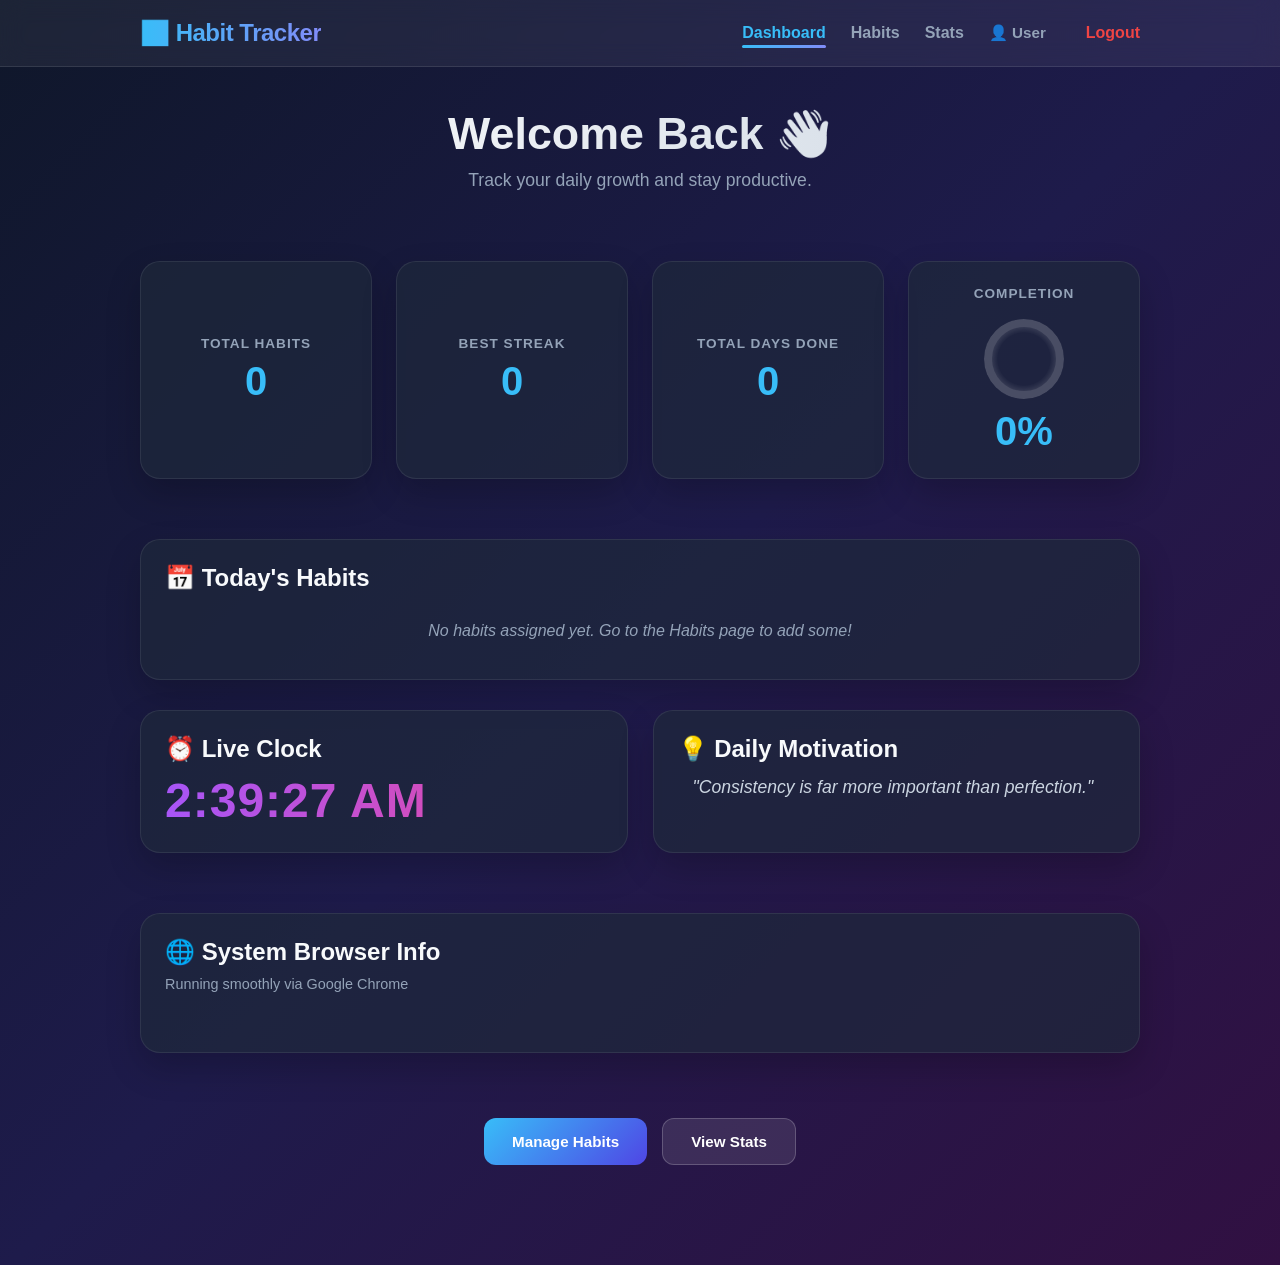
<file: index.html>
<!DOCTYPE html>
<html lang="en">
<head>
  <meta charset="UTF-8" />
  <meta name="viewport" content="width=device-width, initial-scale=1.0"/>
  <title>Dashboard - Habit Tracker</title>
  <link rel="stylesheet" href="style.css"/>
</head>
<body>

<nav class="navbar">
  <div class="nav-container">
    <div class="logo">
      <h2>📊 Habit Tracker</h2>
    </div>
    <div class="nav-links">
      <a href="index.html" class="active">Dashboard</a>
      <a href="habits.html">Habits</a>
      <a href="stats.html">Stats</a>
      <span id="userGreeting" style="color: #94a3b8; font-weight: 600; font-size: 0.95rem; display: inline-flex; align-items: center; margin-right: 5px;">👤 User</span>
      <a href="#" onclick="logoutUser()" style="color: #ef4444 !important; margin-left: 10px;">Logout</a>
    </div>
  </div>
</nav>

<main class="container">
  <section class="welcome">
    <h1>Welcome Back 👋</h1>
    <p>Track your daily growth and stay productive.</p>
  </section>

  <section class="stats-grid">
    <div class="card">
      <h3>Total Habits</h3>
      <h1 id="totalHabits">0</h1>
    </div>
    <div class="card">
      <h3>Best Streak</h3>
      <h1 id="bestStreak">0</h1>
    </div>
    <div class="card">
      <h3>Total Days Done</h3>
      <h1 id="totalDays">0</h1>
    </div>
    <div class="card">
      <h3>Completion</h3>
      <div class="progress-ring-container" style="position: relative; width: 80px; height: 80px; margin: 10px 0;">
        <div style="position: absolute; width: 100%; height: 100%; border-radius: 50%; border: 8px solid rgba(255,255,255,0.1);"></div>
        <div id="visualRing" style="position: absolute; width: 100%; height: 100%; border-radius: 50%; border: 8px solid transparent; border-top-color: #38bdf8; border-right-color: #38bdf8; transform: rotate(0deg); transition: transform 0.5s ease;"></div>
      </div>
      <h1 id="completionRate">0%</h1>
    </div>
  </section>

  <section class="card">
    <h2>📅 Today's Habits</h2>
    <div id="todayHabits"></div>
  </section>

  <div class="utilities-grid">
    <section class="card">
      <h2>⏰ Live Clock</h2>
      <h1 id="clock"></h1>
    </section>

    <section class="card">
      <h2>💡 Daily Motivation</h2>
      <p id="quote" class="quote-text">Loading inspiration...</p>
    </section>
  </div>

  <section class="card browser-card">
    <h2>🌐 System Browser Info</h2>
    <p id="browser"></p>
  </section>

  <section class="buttons">
    <a href="habits.html" class="btn primary">Manage Habits</a>
    <a href="stats.html" class="btn secondary">View Stats</a>
  </section>
</main>

<script src="script.js"></script>
<script src="dashboard.js"></script>
</body>
</html>
</file>
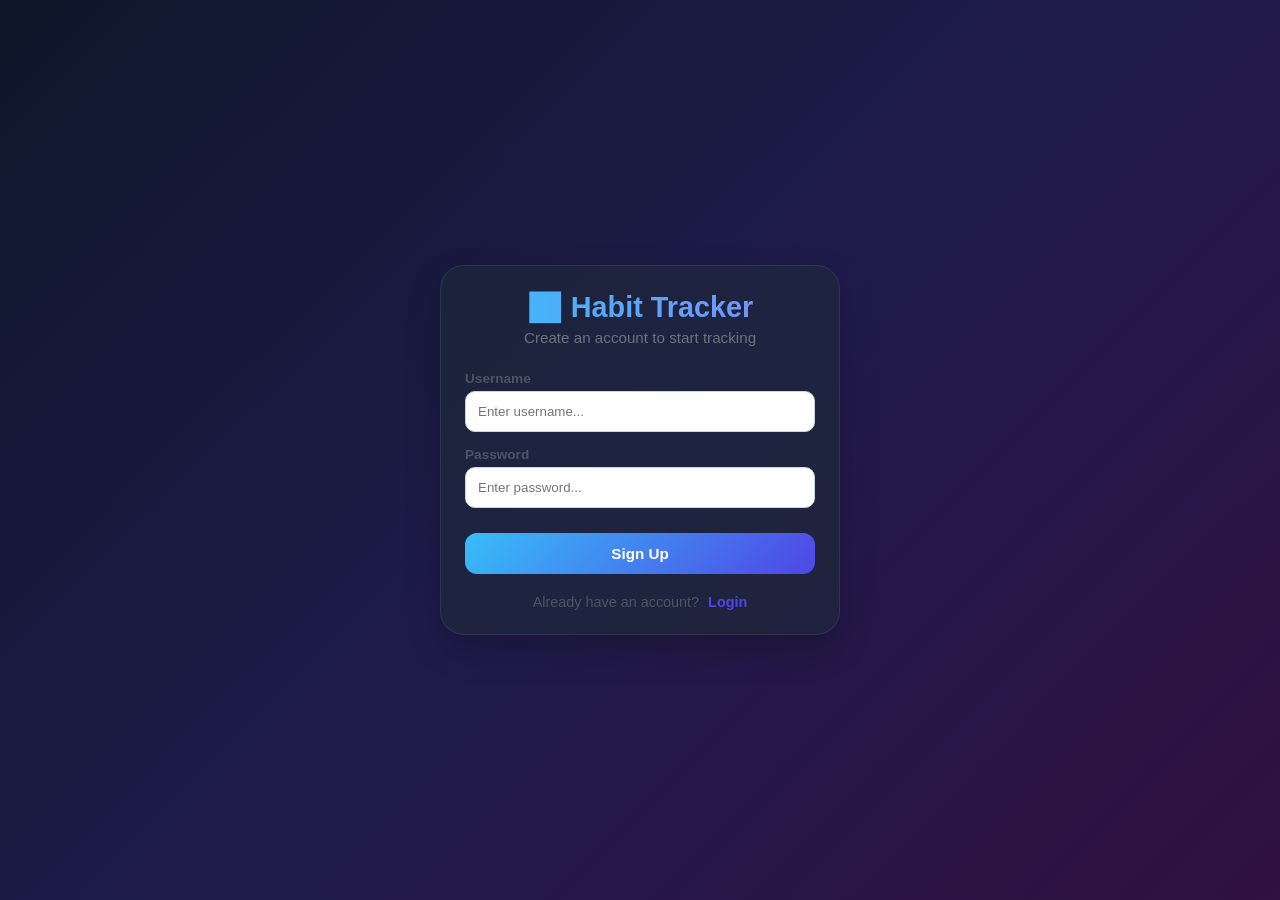
<file: auth.html>
<!DOCTYPE html>
<html lang="en">
<head>
  <meta charset="UTF-8">
  <meta name="viewport" content="width=device-width, initial-scale=1.0">
  <title>Welcome - Habit Tracker Auth</title>
  <link rel="stylesheet" href="style.css">
</head>
<body style="display: flex; align-items: center; justify-content: center; padding-bottom: 0;">

  <main class="card" style="width: 100%; max-width: 400px; margin: 20px; border-radius: 24px;">
    <div class="center" style="margin-bottom: 25px;">
      <h2 style="font-size: 1.8rem; background: linear-gradient(90deg, #38bdf8, #818cf8); -webkit-background-clip: text; -webkit-text-fill-color: transparent; background-clip: text;">
        📊 Habit Tracker
      </h2>
      <p id="authSubtitle" style="color: #6b7280; font-size: 0.95rem; margin-top: 5px;">Create an account to start tracking</p>
    </div>

    <div style="display: flex; flex-direction: column; gap: 15px;">
      <div style="display: flex; flex-direction: column; gap: 5px;">
        <label for="username" style="font-weight: 600; font-size: 0.85rem; color: #4b5563;">Username</label>
        <input type="text" id="username" placeholder="Enter username..." style="width: 100%; padding: 12px; border: 1px solid #cbd5e1; border-radius: 10px; outline: none;" />
      </div>

      <div style="display: flex; flex-direction: column; gap: 5px;">
        <label for="password" style="font-weight: 600; font-size: 0.85rem; color: #4b5563;">Password</label>
        <input type="password" id="password" placeholder="Enter password..." style="width: 100%; padding: 12px; border: 1px solid #cbd5e1; border-radius: 10px; outline: none;" />
      </div>

      <button id="authBtn" onclick="handleAuth()" class="btn primary" style="width: 100%; margin-top: 10px; padding: 12px;">
        Sign Up
      </button>
    </div>

    <div class="center" style="margin-top: 20px; font-size: 0.9rem; color: #4b5563;">
      <span id="toggleText">Already have an account?</span> 
      <a href="#" id="toggleLink" onclick="toggleAuthMode()" style="color: #4f46e5; font-weight: 600; text-decoration: none; margin-left: 5px;">Login</a>
    </div>
  </main>

  <script>
    // TRACKING USER REGISTRATION MODE State
    let isSignUpMode = true;

    function toggleAuthMode() {
      isSignUpMode = !isSignUpMode;
      const subtitle = document.getElementById("authSubtitle");
      const btn = document.getElementById("authBtn");
      const toggleText = document.getElementById("toggleText");
      const toggleLink = document.getElementById("toggleLink");

      if (isSignUpMode) {
        subtitle.innerText = "Create an account to start tracking";
        btn.innerText = "Sign Up";
        toggleText.innerText = "Already have an account?";
        toggleLink.innerText = "Login";
      } else {
        subtitle.innerText = "Log back into your account";
        btn.innerText = "Login";
        toggleText.innerText = "Don't have an account?";
        toggleLink.innerText = "Sign Up";
      }
    }

    function handleAuth() {
      const userInp = document.getElementById("username").value.trim();
      const passInp = document.getElementById("password").value.trim();

      if (userInp === "" || passInp === "") {
        alert("❌ Please fill out all login fields!");
        return;
      }

      // Read registered users database safely from local registry storage
      let systemUsers = JSON.parse(localStorage.getItem("trackerUsers")) || {};

      if (isSignUpMode) {
        // Sign-up process logic control checks
        if (systemUsers[userInp]) {
          alert("❌ Username already taken!");
          return;
        }
        
        // Save the new credential profiles maps payload object directly
        systemUsers[userInp] = passInp;
        localStorage.setItem("trackerUsers", JSON.stringify(systemUsers));
        
        // Set login session validation marker cookie key data string
        localStorage.setItem("currentUser", userInp);
        alert("🎉 Account created successfully!");
        window.location.href = "index.html";
      } else {
        // Login process logical checking validations
        if (systemUsers[userInp] && systemUsers[userInp] === passInp) {
          localStorage.setItem("currentUser", userInp);
          window.location.href = "index.html";
        } else {
          alert("❌ Invalid username or matching system password!");
        }
      }
    }

    // Auto-login protection intercept if credentials exist
    if (localStorage.getItem("currentUser")) {
      window.location.href = "index.html";
    }
  </script>
</body>
</html>
</file>
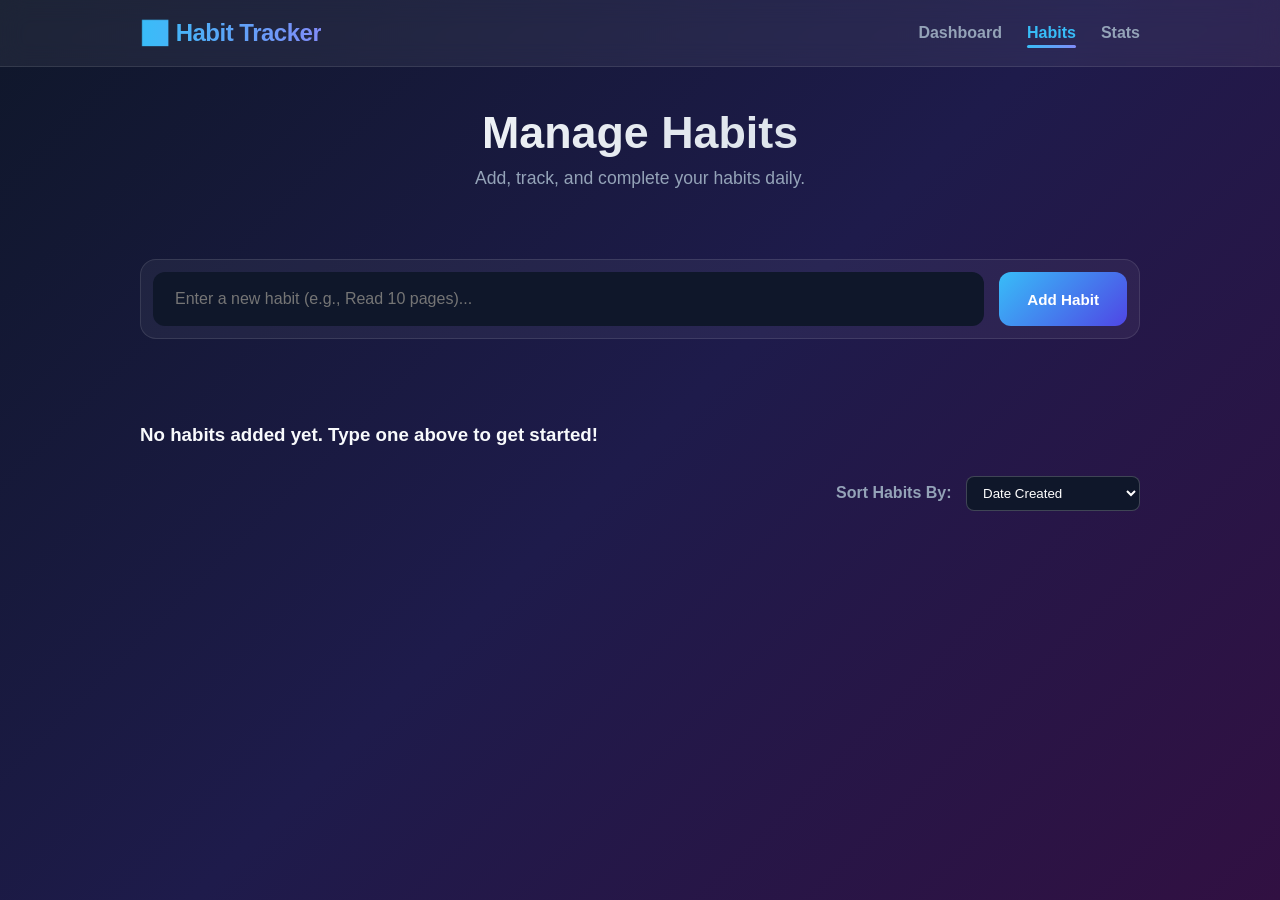
<file: Habits.html>
<!DOCTYPE html>
<html lang="en">
<head>
  <meta charset="UTF-8"/>
  <meta name="viewport" content="width=device-width, initial-scale=1.0"/>
  <title>Manage Habits - Habit Tracker</title>
  <link rel="stylesheet" href="style.css"/>
</head>
<body>

<nav class="navbar">
  <div class="nav-container">
    <div class="logo">
      <h2>📊 Habit Tracker</h2>
    </div>
    <div class="nav-links">
      <a href="index.html">Dashboard</a>
      <a href="habits.html" class="active">Habits</a>
      <a href="stats.html">Stats</a>
    </div>
  </div>
</nav>

<main class="container">
  <section class="welcome">
    <h1>Manage Habits</h1>
    <p>Add, track, and complete your habits daily.</p>
  </section>

  <!-- INPUT -->
  <section class="add-box">
    <input
      type="text"
      id="habitInput"
      placeholder="Enter a new habit (e.g., Read 10 pages)..."
      maxlength="50"
    />
    <button onclick="addHabit()" class="btn primary">
      Add Habit
    </button>
  </section>

  <!-- HABITS GRID -->
  <section id="habitsGrid" class="habits-grid">
  
    <!-- Generated dynamically via JS -->
  </section>
  <div class="filter-box" style="margin-bottom: 20px; text-align: right;">
  <label for="sortSelector" style="color: #94a3b8; font-weight: 600; margin-right: 10px;">Sort Habits By:</label>
  <select id="sortSelector" onchange="sortHabits(this.value)" style="padding: 8px 12px; border-radius: 8px; background: #0f172a; color: white; border: 1px solid rgba(255,255,255,0.2); outline: none; cursor: pointer;">
    <option value="default">Date Created</option>
    <option value="streak">🔥 Highest Streak</option>
    <option value="name">🔤 Alphabetical (A-Z)</option>
  </select>
</div>
</main>
<script src="script.js"></script>
<script src="habits.js"></script>
</body>
</html>
</body>
</html>
</file>
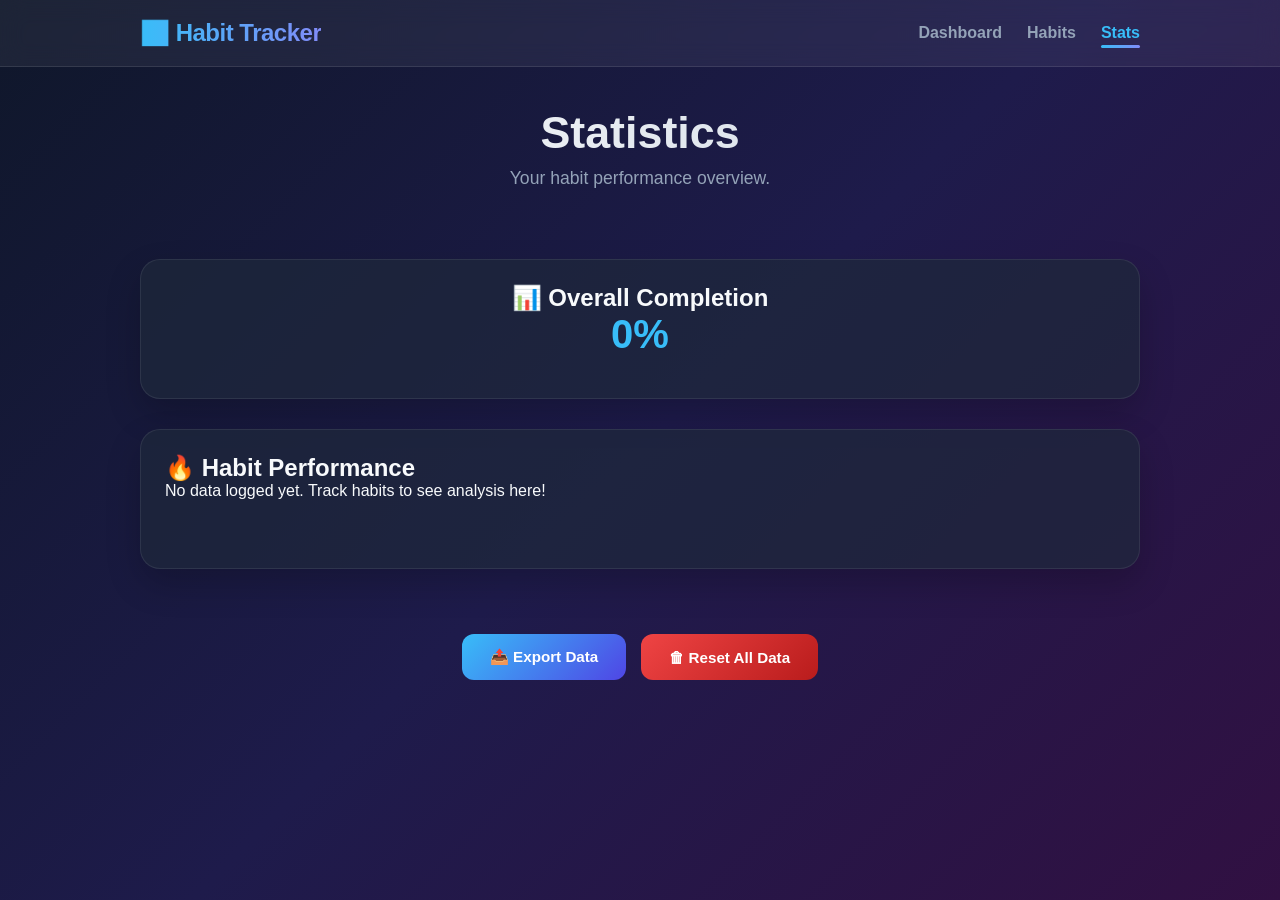
<file: stats.html>
<!DOCTYPE html>
<html lang="en">
<head>
  <meta charset="UTF-8"/>
  <meta name="viewport" content="width=device-width, initial-scale=1.0"/>
  <title>Statistics - Habit Tracker</title>
  <link rel="stylesheet" href="style.css"/>
</head>
<body>

<nav class="navbar">
  <div class="nav-container">
    <div class="logo">
      <h2>📊 Habit Tracker</h2>
    </div>
    <div class="nav-links">
      <a href="index.html">Dashboard</a>
      <a href="habits.html">Habits</a>
      <a href="stats.html" class="active">Stats</a>
    </div>
  </div>
</nav>

<main class="container">
  <section class="welcome">
    <h1>Statistics</h1>
    <p>Your habit performance overview.</p>
  </section>

  <!-- OVERALL -->
  <section class="card center">
    <h2>📊 Overall Completion</h2>
    <h1 id="overallCompletion" class="massive-text">0%</h1>
  </section>

  <!-- PERFORMANCE -->
  <section class="card">
    <h2>🔥 Habit Performance</h2>
    <div id="habitPerformance"></div>
  </section>

  <!-- BUTTONS -->
  <section class="buttons">
    <button onclick="exportData()" class="btn primary">📤 Export Data</button>
    <button onclick="resetAllData()" class="btn danger">🗑 Reset All Data</button>
  </section>
</main>
<script src="script.js"></script>
<script src="stats.js"></script>
</body>
</html>
</body>
</html>
</file>
<file: style.css>
/* ==========================================
   ✨ GLOBAL THEME & RESET
   ========================================== */
* {
  margin: 0;
  padding: 0;
  box-sizing: border-box;
}

body {
  font-family: 'Segoe UI', -apple-system, BlinkMacSystemFont, sans-serif;
  /* Beautiful, deep modern gradient background */
  background: linear-gradient(135deg, #0f172a, #1e1b4b, #311042);
  min-height: 100vh;
  color: #f8fafc;
  padding-bottom: 60px;
  cursor:default;
}

.container {
  width: 90%;
  max-width: 1000px;
  margin: auto;
  padding: 40px 0;
}
.logo h2, .welcome h1, #clock {
  /* 1. Keeps your browser happy (Renders the actual visual trick) */
  -webkit-background-clip: text;
  -webkit-text-fill-color: transparent;

  /* 2. Keeps your code editor happy (Clears the error flag) */
  background-clip: text;
}

/* ==========================================
   🧭 NAV BAR (Modern Glassmorphism Design)
   ========================================== */
.navbar {
  background: rgba(255, 255, 255, 0.06);
  backdrop-filter: blur(12px);
  -webkit-backdrop-filter: blur(12px);
  padding: 18px 0;
  position: sticky;
  top: 0;
  z-index: 1000;
  border-bottom: 1px solid rgba(255, 255, 255, 0.1);
}

.nav-container {
  width: 90%;
  max-width: 1000px;
  margin: auto;
  display: flex;
  justify-content: space-between;
  align-items: center;
}

.logo h2 {
  background: linear-gradient(90deg, #38bdf8, #818cf8);
  -webkit-background-clip: text;
  -webkit-text-fill-color: transparent;
  font-weight: 800;
  letter-spacing: -0.5px;
}

.nav-links {
  display: flex;
  gap: 25px;
}

.nav-links a {
  text-decoration: none;
  color: #94a3b8;
  font-weight: 600;
  transition: all 0.3s ease;
  padding: 6px 0;
  position: relative;
}

.nav-links a:hover {
  color: #38bdf8;
}

.nav-links a.active {
  color: #38bdf8 !important;
}

.nav-links a.active::after {
  content: '';
  position: absolute;
  bottom: 0;
  left: 0;
  width: 100%;
  height: 3px;
  background: linear-gradient(90deg, #38bdf8, #818cf8);
  border-radius: 2px;
}

/* ==========================================
   👋 WELCOME HEADER
   ========================================== */
.welcome {
  text-align: center;
  margin-bottom: 40px;
}

.welcome h1 {
  font-size: 2.8rem;
  font-weight: 800;
  background: linear-gradient(to right, #ffffff, #cbd5e1);
  -webkit-background-clip: text;
  -webkit-text-fill-color: transparent;
}

.welcome p {
  margin-top: 10px;
  color: #94a3b8;
  font-size: 1.1rem;
}

/* ==========================================
   📦 CARDS & GRIDS (No More Overlapping!)
   ========================================== */
.stats-grid {
  display: grid;
  grid-template-columns: repeat(auto-fit, minmax(200px, 1fr));
  gap: 20px;
  margin-bottom: 30px;
}

.habits-grid {
  display: grid;
  grid-template-columns: repeat(auto-fit, minmax(280px, 1fr));
  gap: 20px;
  margin-top: 20px;
}

.card, .habit-card {
  background: rgba(30, 41, 59, 0.7);
  border: 1px solid rgba(255, 255, 255, 0.08);
  color: #f8fafc;
  padding: 26px;
  border-radius: 20px;
  box-shadow: 0 15px 35px rgba(0, 0, 0, 0.2);
  transition: transform 0.3s ease, box-shadow 0.3s ease, border-color 0.3s ease;
}

.card:hover, .habit-card:hover {
  transform: translateY(-5px);
  border-color: rgba(56, 189, 248, 0.4);
  box-shadow: 0 20px 40px rgba(56, 189, 248, 0.1);
}

.card h3 {
  font-size: 0.85rem;
  text-transform: uppercase;
  letter-spacing: 1px;
  color: #94a3b8;
  margin-bottom: 8px;
}

.card h1 {
  font-size: 2.5rem;
  font-weight: 800;
  color: #38bdf8;
}

.center {
  text-align: center;
}

/* ==========================================
   ➕ INPUT BOX (Clean & Properly Spaced)
   ========================================== */
.add-box {
  display: flex;
  gap: 15px;
  margin-bottom: 35px;
  background: rgba(255, 255, 255, 0.05);
  padding: 12px;
  border-radius: 16px;
  border: 1px solid rgba(255, 255, 255, 0.1);
}

.add-box input {
  flex: 1;
  padding: 16px 20px;
  border: 2px solid transparent;
  border-radius: 12px;
  font-size: 1rem;
  outline: none;
  background: #0f172a;
  color: white;
  transition: all 0.3s ease;
}

.add-box input:focus {
  border-color: #38bdf8;
  box-shadow: 0 0 15px rgba(56, 189, 248, 0.2);
}

/* ==========================================
   🔘 BUTTONS STYLE (Changes cursor to pointer!)
   ========================================== */
.buttons {
  display: flex;
  gap: 15px;
  justify-content: center;
  flex-wrap: wrap;
  margin-top: 35px;
}

.btn {
  border: none;
  padding: 14px 28px;
  border-radius: 12px;
  cursor: pointer; /* Changes standard line pointer back to interactive click hand pointer! */
  font-weight: 700;
  font-size: 0.95rem;
  transition: all 0.2s ease;
  text-decoration: none;
  display: inline-flex;
  align-items: center;
  justify-content: center;
}

.primary {
  background: linear-gradient(135deg, #38bdf8, #4f46e5);
  color: white;
}

.primary:hover {
  transform: scale(1.02);
  box-shadow: 0 8px 20px rgba(56, 189, 248, 0.3);
}

.secondary {
  background: rgba(255, 255, 255, 0.1);
  color: white;
  border: 1px solid rgba(255, 255, 255, 0.2);
}

.secondary:hover {
  background: rgba(255, 255, 255, 0.2);
}

.danger {
  background: linear-gradient(135deg, #ef4444, #b91c1c);
  color: white;
}

.danger:hover {
  box-shadow: 0 8px 20px rgba(239, 68, 68, 0.3);
}

.disabled-btn {
  background: #334155 !important;
  color: #64748b !important;
  cursor: not-allowed !important;
}

/* ==========================================
   📅 TODAY ITEM ROWS & PROGRESS BARS
   ========================================== */
.today-item {
  display: flex;
  align-items: center;
  gap: 15px;
  padding: 16px;
  border-bottom: 1px solid rgba(255, 255, 255, 0.05);
  font-size: 1.1rem;
}

.today-item:last-child {
  border-bottom: none;
}

.bar {
  background: #334155;
  height: 16px;
  border-radius: 10px;
  overflow: hidden;
  margin: 15px 0;
}

.fill {
  height: 100%;
  background: linear-gradient(90deg, #10b981, #38bdf8);
  border-radius: 10px;
  transition: width 0.5s ease;
}

/* ==========================================
   📱 MOBILE RESPONSIVENESS
   ========================================== */
@media(max-width:768px) {
  .nav-container {
    flex-direction: column;
    gap: 15px;
  }

  .add-box {
    flex-direction: column;
    background: transparent;
    padding: 0;
    border: none;
  }

  .add-box input, .add-box button {
    width: 100%;
  }

  .welcome h1 {
    font-size: 2rem;
  }
} 
/* Update this specific block in style.css */
.stats-grid {
  display: grid;
  grid-template-columns: repeat(auto-fill, minmax(220px, 1fr));
  gap: 24px;
  margin-bottom: 30px;
}

.utilities-grid {
  display: grid;
  grid-template-columns: repeat(auto-fit, minmax(280px, 1fr));
  gap: 24px;
  margin-bottom: 30px;
}

/* Ensure cards handle text overflows gracefully */
.card, .habit-card {
  background: rgba(30, 41, 59, 0.7);
  border: 1px solid rgba(255, 255, 255, 0.08);
  color: #f8fafc;
  padding: 24px;
  border-radius: 20px;
  min-height: 140px; /* Forces a minimum structural space */
  height: auto;       /* Allows cards to grow if text size expands */
  overflow: hidden;   /* Keeps content inside the bounds */
  box-shadow: 0 15px 35px rgba(0, 0, 0, 0.2);
} 
/* Update this specific block in style.css */
.browser-card p {
  color: #94a3b8;
  font-size: 0.9rem;
  margin-top: 8px;
  word-break: break-all;      /* Forces long strings of text to wrap cleanly onto a new line */
  white-space: normal;        /* Prevents text from staying on a single continuous horizontal line */
  line-height: 1.5;
}
/* ==========================================
   📊 FIXED DASHBOARD METRICS ALIGNMENT
   ========================================== */

/* This updates all stat cards to be perfectly centered and balanced */
.stats-grid .card {
  display: flex;
  flex-direction: column;
  align-items: center;      /* Centers items horizontally */
  justify-content: center;   /* Centers items vertically */
  text-align: center;        /* Aligns text labels directly in the middle */
  padding: 24px;
  min-height: 150px;         /* Gives an even height to all boxes so they match */
  width: 100%;               /* Forces boxes to fill up the grid row evenly */
}

/* Ensure the sub-headings inside the metrics boxes are properly placed */
.stats-grid .card h3 {
  margin-bottom: 8px;
  width: 100%;
}

/* Ensures the big tracking numbers don't bunch up against the card borders */
.stats-grid .card h1 {
  margin: 0;
  width: 100%;
  font-size: 2.5rem;
  font-weight: 800;
}
/* ==========================================
   🧩 FIX FOR DASHBOARD CARD CLASHES
   ========================================== */

/* 1. Force the main container to organize sections vertically without crowding */
main.container {
  display: flex;
  flex-direction: column;
  gap: 30px; /* Gives healthy spacing between rows */
}

/* 2. Group the Today's Habits, Clock, and Motivation into a beautiful 3-column layout */
@media (min-width: 769px) {
  /* This targets your index.html setup to layout items horizontally on computers */
  main.container {
    display: grid;
    grid-template-columns: 1fr;
    gap: 30px;
  }

  /* Creates a dedicated layout row just for your dynamic card tools */
  .utilities-grid {
    display: grid;
    grid-template-columns: 1fr 1fr; /* Splitting clock and motivation 50/50 */
    gap: 25px;
  }
}

/* 3. Give the "Today's Habits" card internal safety spacing */
#todayHabits {
  margin-top: 15px;
  display: flex;
  flex-direction: column;
  gap: 12px;
}

/* 4. Fix typography inside Clock & Quotes so they never spill outside the box */
#clock {
  font-size: 3rem !important;
  font-weight: 800;
  letter-spacing: 1px;
  margin-top: 10px;
  background: linear-gradient(90deg, #a855f7, #ec4899);
  -webkit-background-clip: text;
  -webkit-text-fill-color: transparent;
}

.quote-text {
  font-size: 1.1rem;
  line-height: 1.6;
  color: #cbd5e1;
  padding: 10px 15px;
  font-style: italic;
}
</file>
